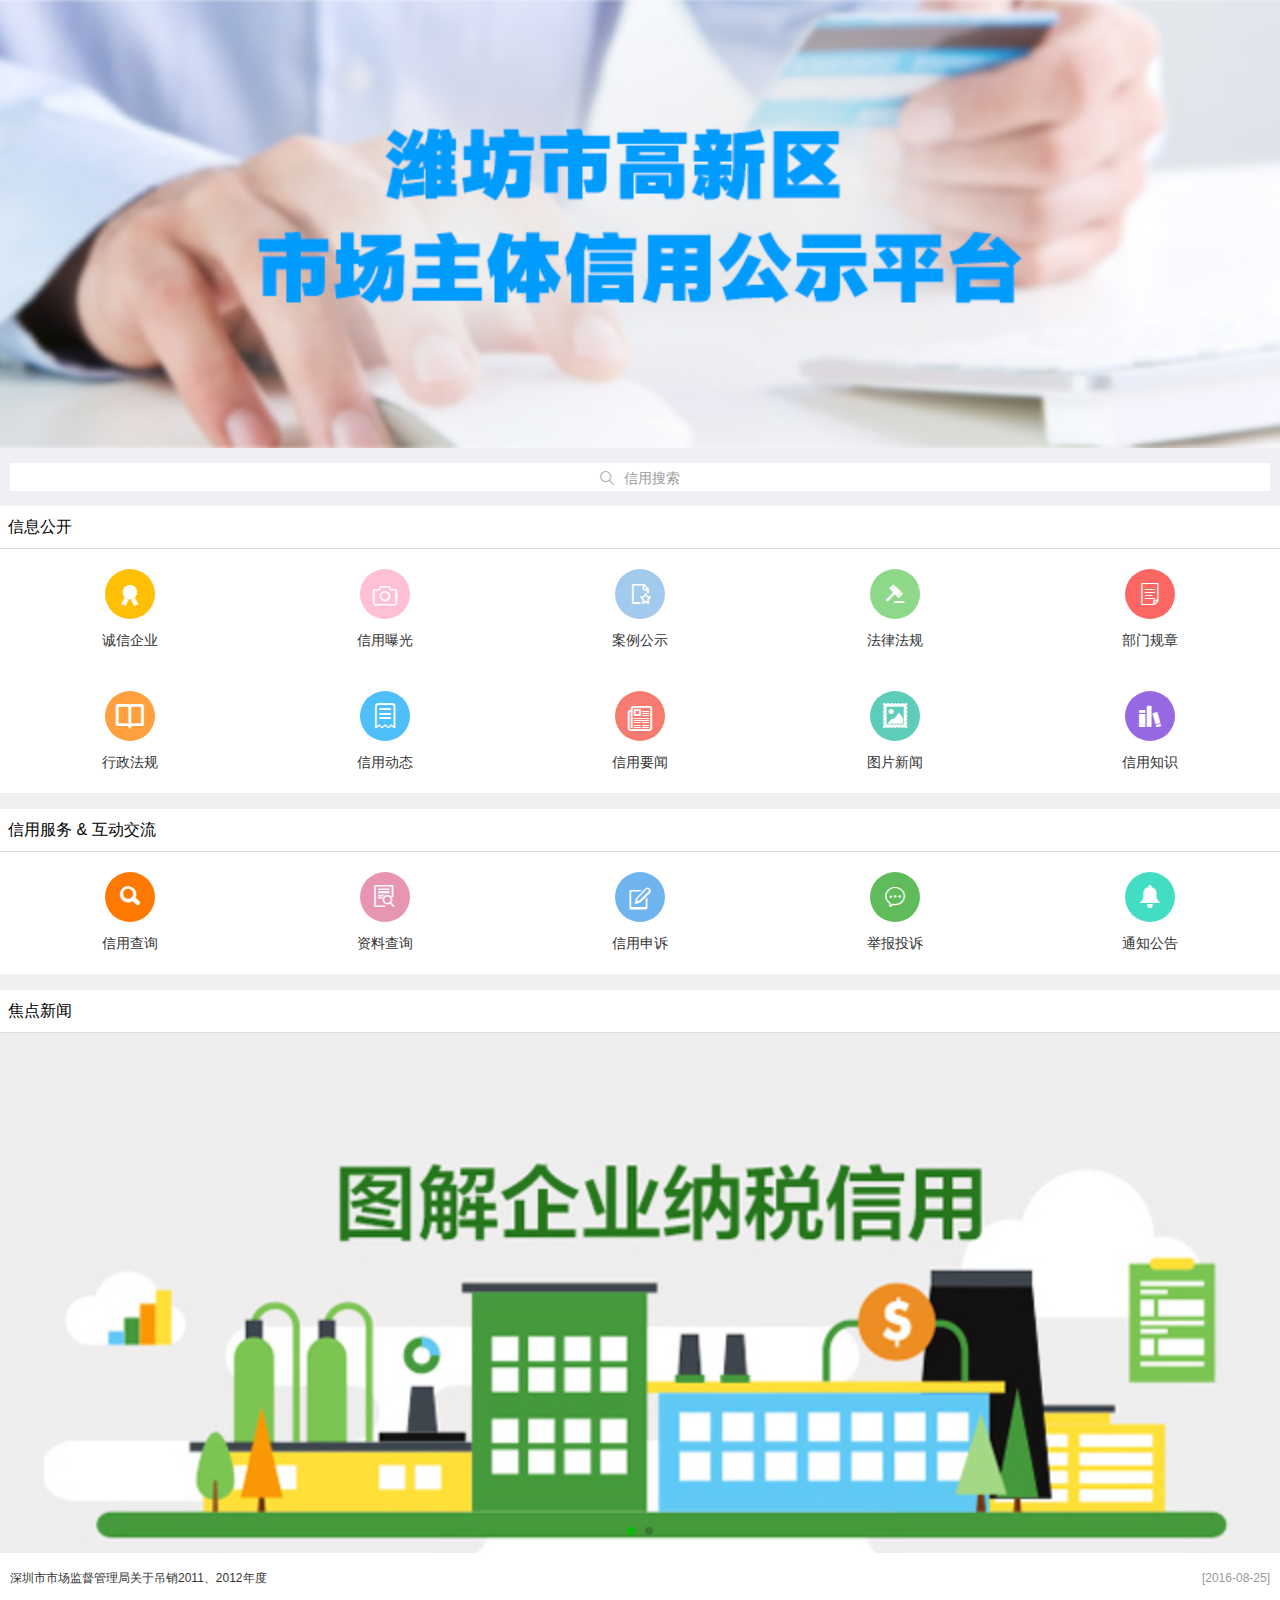
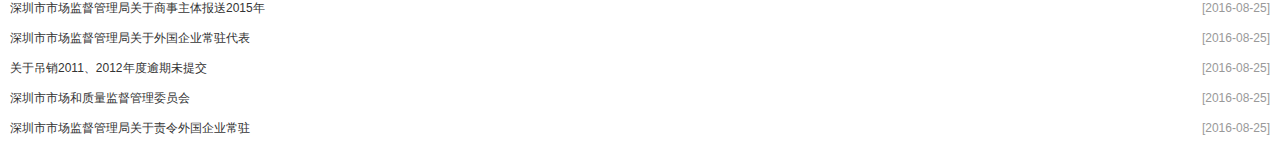
<file: app/src/main/assets/weixin/index.html>
<!DOCTYPE html>
<html>
<head>
<title>市场主体信用公示平台</title>
<meta charset="utf-8">
<meta http-equiv="X-UA-Compatible" content="IE=edge">
<meta name="viewport" content="width=device-width, initial-scale=1, user-scalable=no">
<link rel="stylesheet" href="css/weui.min.css">
<link rel="stylesheet" href="css/jquery-weui.css">
<link rel="stylesheet" href="css/reset.css">
</head>

<body ontouchstart>
<div class="header"><img src="images/header.jpg" width="800" height="280"></div>
<div class="weui_search_bar" id="search_bar">
  <form class="weui_search_outer" action="search_list.html">
    <div class="weui_search_inner">
      <i class="weui_icon_search"></i>
      <input type="search" class="weui_search_input" id="search_input" placeholder="请输入企业名称、注册号或统一社会信用代码进行搜索" required/>
      <a href="javascript:" class="weui_icon_clear" id="search_clear"></a>
    </div>
    <label for="search_input" class="weui_search_text" id="search_text">
      <i class="weui_icon_search"></i>
      <span>信用搜索</span>
    </label>
  </form>
  <a href="javascript:" class="weui_search_cancel" id="search_cancel">取消</a>
</div>
<div class="common_box">
  <div class="common_title">信息公开</div>
  <div class="weui-row">
      <div class="weui-col-20">
        <div class="cbox">
          <a href="news_list.html"><i class="icon iconfont c1">&#xe600;</i><br>诚信企业</a>
        </div>
      </div>
      <div class="weui-col-20">
        <div class="cbox">
          <a href="news_list.html"><i class="icon iconfont c2">&#xe602;</i><br>信用曝光</a>
        </div>
      </div>
      <div class="weui-col-20">
        <div class="cbox">
          <a href="news_list.html"><i class="icon iconfont c3">&#xe606;</i><br>案例公示</a>
        </div>
      </div>
      <div class="weui-col-20">
        <div class="cbox">
          <a href="news_list.html"><i class="icon iconfont c4">&#xe60c;</i><br>法律法规</a>
        </div>
      </div>
      <div class="weui-col-20">
        <div class="cbox">
          <a href="news_list.html"><i class="icon iconfont c5">&#xe607;</i><br>部门规章</a>
        </div>
      </div>
    </div>
    <div class="weui-row">
      <div class="weui-col-20">
        <div class="cbox">
          <a href="news_list.html"><i class="icon iconfont c6">&#xe60b;</i><br>行政法规</a>
        </div>
      </div>
      <div class="weui-col-20">
        <div class="cbox">
          <a href="news_list.html"><i class="icon iconfont c7">&#xe608;</i><br>信用动态</a>
        </div>
      </div>
      <div class="weui-col-20">
        <div class="cbox">
          <a href="news_list.html"><i class="icon iconfont c8">&#xe601;</i><br>信用要闻</a>
        </div>
      </div>
      <div class="weui-col-20">
        <div class="cbox">
          <a href="news_list.html"><i class="icon iconfont c9">&#xe609;</i><br>图片新闻</a>
        </div>
      </div>
      <div class="weui-col-20">
        <div class="cbox">
          <a href="news_list.html"><i class="icon iconfont c10">&#xe60d;</i><br>信用知识</a>
        </div>
      </div>
    </div>
</div>
<div class="common_box">
  <div class="common_title">信用服务 & 互动交流</div>
  <div class="weui-row">
      <div class="weui-col-20">
        <div class="cbox">
          <a href="search_list.html"><i class="icon iconfont c11">&#xe604;</i><br>信用查询</a>
        </div>
      </div>
      <div class="weui-col-20">
        <div class="cbox">
          <a href="search_list.html"><i class="icon iconfont c12">&#xe60e;</i><br>资料查询</a>
        </div>
      </div>
      <div class="weui-col-20">
        <div class="cbox">
          <a href="form.html"><i class="icon iconfont c13">&#xe603;</i><br>信用申诉</a>
        </div>
      </div>
      <div class="weui-col-20">
        <div class="cbox">
          <a href="form.html"><i class="icon iconfont c14">&#xe60a;</i><br>举报投诉</a>
        </div>
      </div>
      <div class="weui-col-20">
        <div class="cbox">
          <a href="news_list.html"><i class="icon iconfont c15">&#xe605;</i><br>通知公告</a>
        </div>
      </div>
  </div>
</div>
<div class="common_box">
  <div class="common_title">焦点新闻</div>
  <div class="swiper-container">
    <div class="swiper-wrapper">
      <div class="swiper-slide"><a href="news_list.html"><img src="ceshi/1.jpg" alt=""></a></div>
      <div class="swiper-slide"><a href="news_list.html"><img src="ceshi/2.jpg" alt=""></a></div>
    </div>
    <div class="swiper-pagination"></div>
  </div>
  <div class="news_list">
    <ul>
      <li><span>[2016-08-25]</span><a href="news_list.html">深圳市市场监督管理局关于吊销2011、2012年度</a></li>
      <li><span>[2016-08-25]</span><a href="news_list.html">深圳市市场监督管理局关于商事主体报送2015年</a></li>
      <li><span>[2016-08-25]</span><a href="news_list.html">深圳市市场监督管理局关于外国企业常驻代表</a></li>
      <li><span>[2016-08-25]</span><a href="news_list.html">关于吊销2011、2012年度逾期未提交</a></li>
      <li><span>[2016-08-25]</span><a href="news_list.html">深圳市市场和质量监督管理委员会</a></li>
      <li><span>[2016-08-25]</span><a href="news_list.html">深圳市市场监督管理局关于责令外国企业常驻</a></li>
    </ul>
  </div>
</div>

<script src="js/jquery-2.1.4.js"></script>
<script src="js/fastclick.js"></script>
<script>
  $(function() {
    FastClick.attach(document.body);
  });
</script>
<script src="js/jquery-weui.js"></script>
<script src="js/swiper.min.js"></script>
<script>
  $(".swiper-container").swiper({
    loop: true,
    autoplay: 3000
  });
</script>
</body>
</html>
</file>
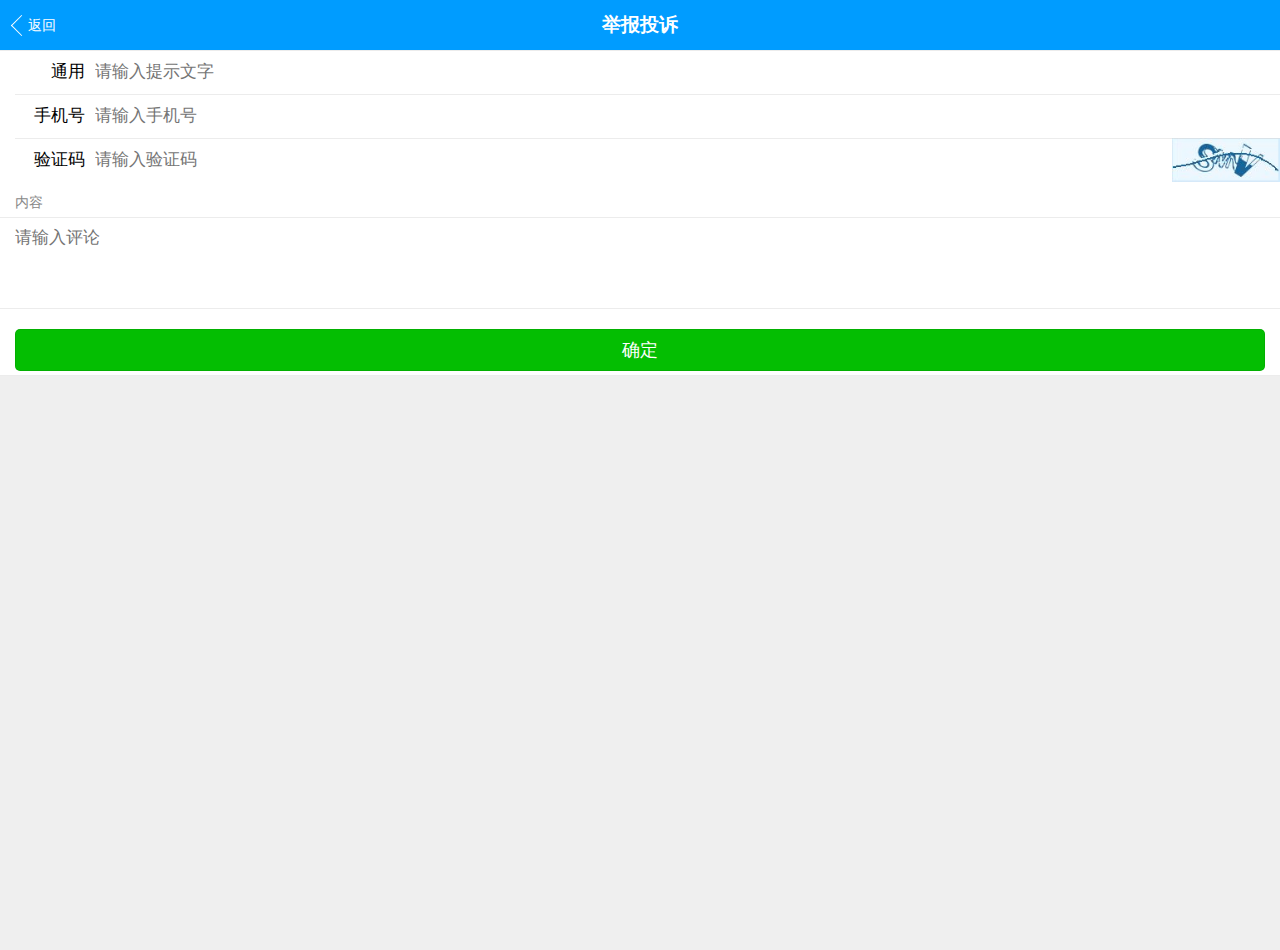
<file: app/src/main/assets/weixin/form.html>
<!DOCTYPE html>
<html>
<head>
<title>市场主体信用公示平台</title>
<meta charset="utf-8">
<meta http-equiv="X-UA-Compatible" content="IE=edge">
<meta name="viewport" content="width=device-width, initial-scale=1, user-scalable=no">
<link rel="stylesheet" href="css/weui.min.css">
<link rel="stylesheet" href="css/jquery-weui.css">
<link rel="stylesheet" href="css/reset.css">
</head>

<body ontouchstart>
<header class="headerbar indexheader">
  <a href="javascript:;" onClick="javascript :history.go(-1);" class="back">返回
    <span></span>
  </a>
  <h2>举报投诉</h2>
</header>
<div class="common_box mt50">
  <div class="weui_cells weui_cells_form">
      <div class="weui_cell">
        <div class="weui_cell_hd"><label class="weui_label">通用</label></div>
        <div class="weui_cell_bd weui_cell_primary">
          <input class="weui_input" type="tel" placeholder="请输入提示文字">
        </div>
      </div>
      <div class="weui_cell">
        <div class="weui_cell_hd"><label class="weui_label">手机号</label></div>
        <div class="weui_cell_bd weui_cell_primary">
          <input id='tel' class="weui_input" type="tel" placeholder="请输入手机号">
        </div>
      </div>
      <div class="weui_cell weui_vcode">
        <div class="weui_cell_hd"><label class="weui_label">验证码</label></div>
        <div class="weui_cell_bd weui_cell_primary">
          <input id='code' class="weui_input" type="number" placeholder="请输入验证码">
        </div>
        <div class="weui_cell_ft">
          <i class="weui_icon_warn"></i>
          <img src="images/vcode.jpg">
        </div>
      </div>
    <div class="weui_cells_title">内容</div>
    <div class="weui_cells weui_cells_form">
      <div class="weui_cell">
        <div class="weui_cell_bd weui_cell_primary">
          <textarea class="weui_textarea" placeholder="请输入评论" rows="3"></textarea>
        </div>
      </div>
    </div>
    <div class="weui_btn_area">
        <a class="weui_btn weui_btn_primary" href="javascript:" id="showTooltips">确定</a>
    </div>
</div>
<script src="js/jquery-2.1.4.js"></script>
<script src="js/fastclick.js"></script>
<script>
  $(function() {
    FastClick.attach(document.body);
  });
</script>
<script src="js/jquery-weui.js"></script>
<script src="js/swiper.min.js"></script>
<script>
  $("#showTooltips").click(function() {
    var tel = $('#tel').val();
    var code = $('#code').val();
    if(!tel || !/1[3|4|5|7|8]\d{9}/.test(tel)) $.toptip('请输入手机号');
    else if(!code || !/\d{6}/.test(code)) $.toptip('请输入六位手机验证码');
    else $.toptip('提交成功', 'success');
  });
</script>
</body>
</html>
</file>
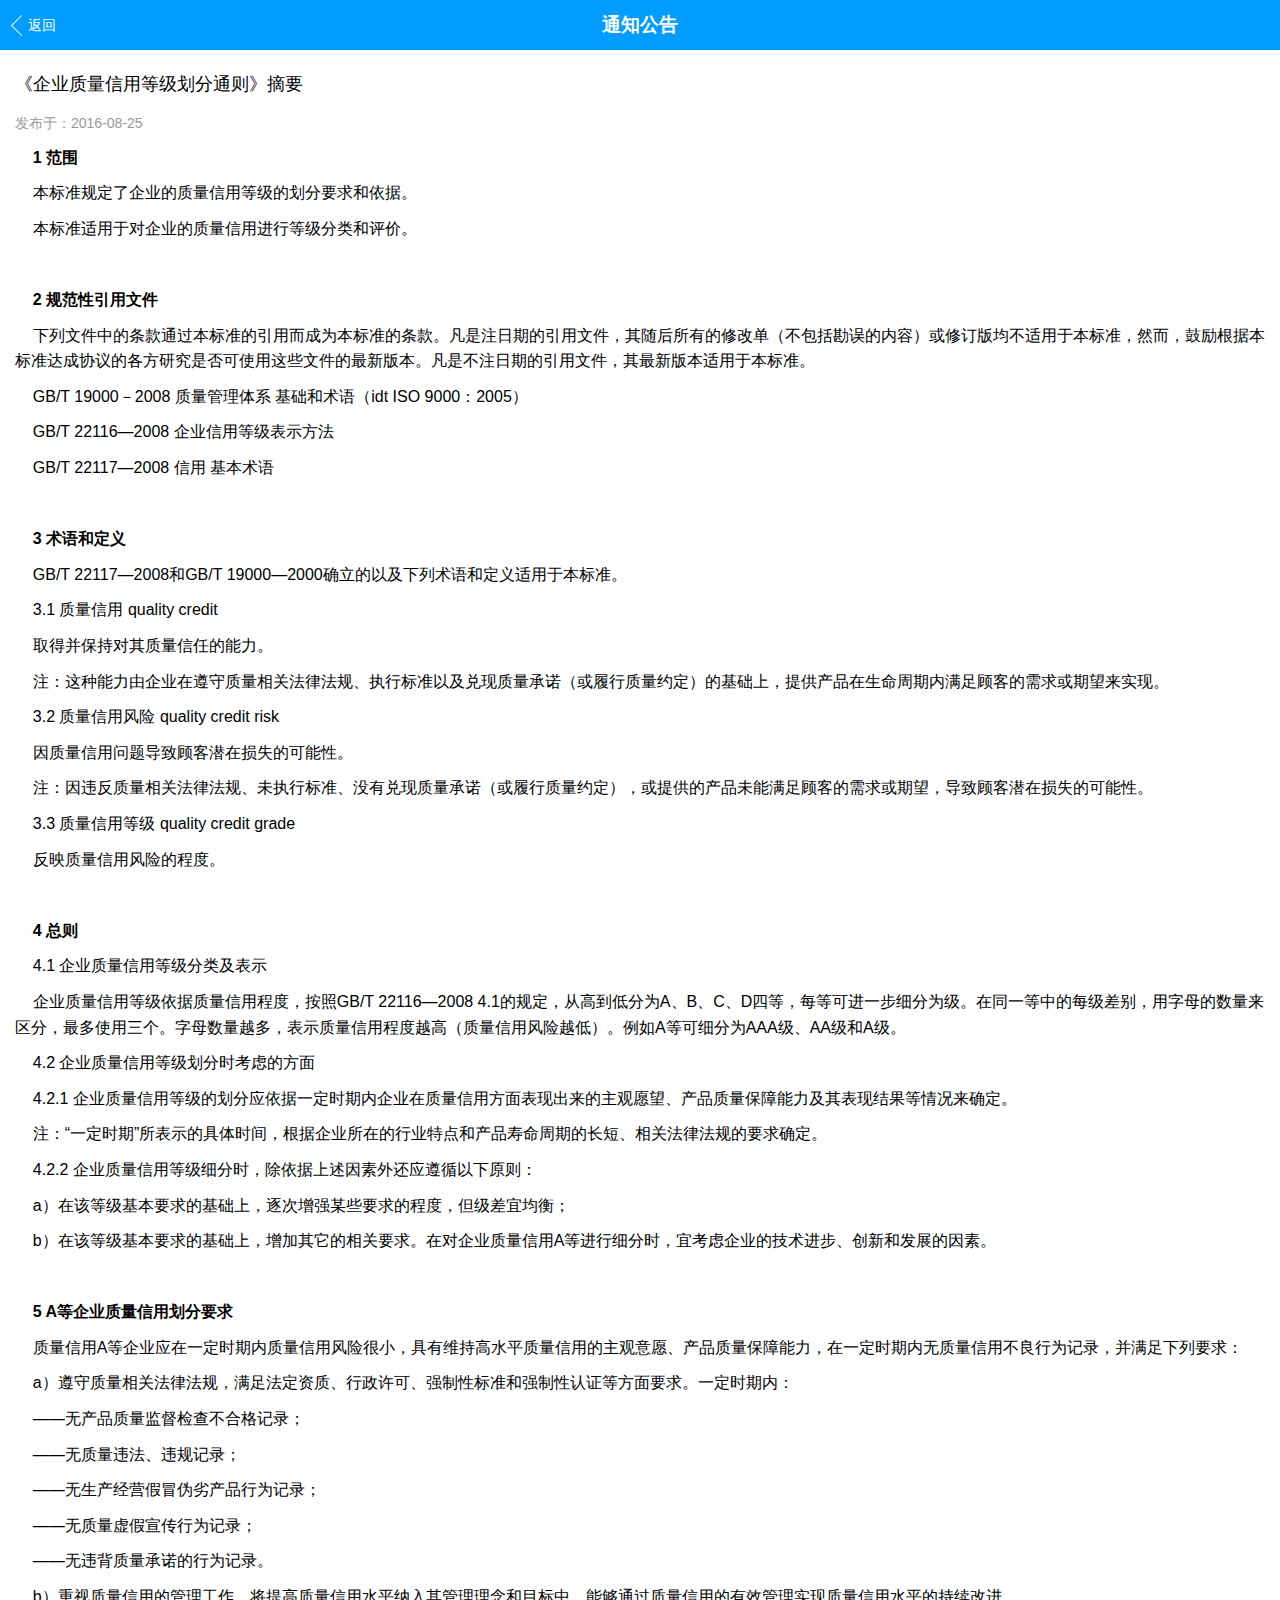
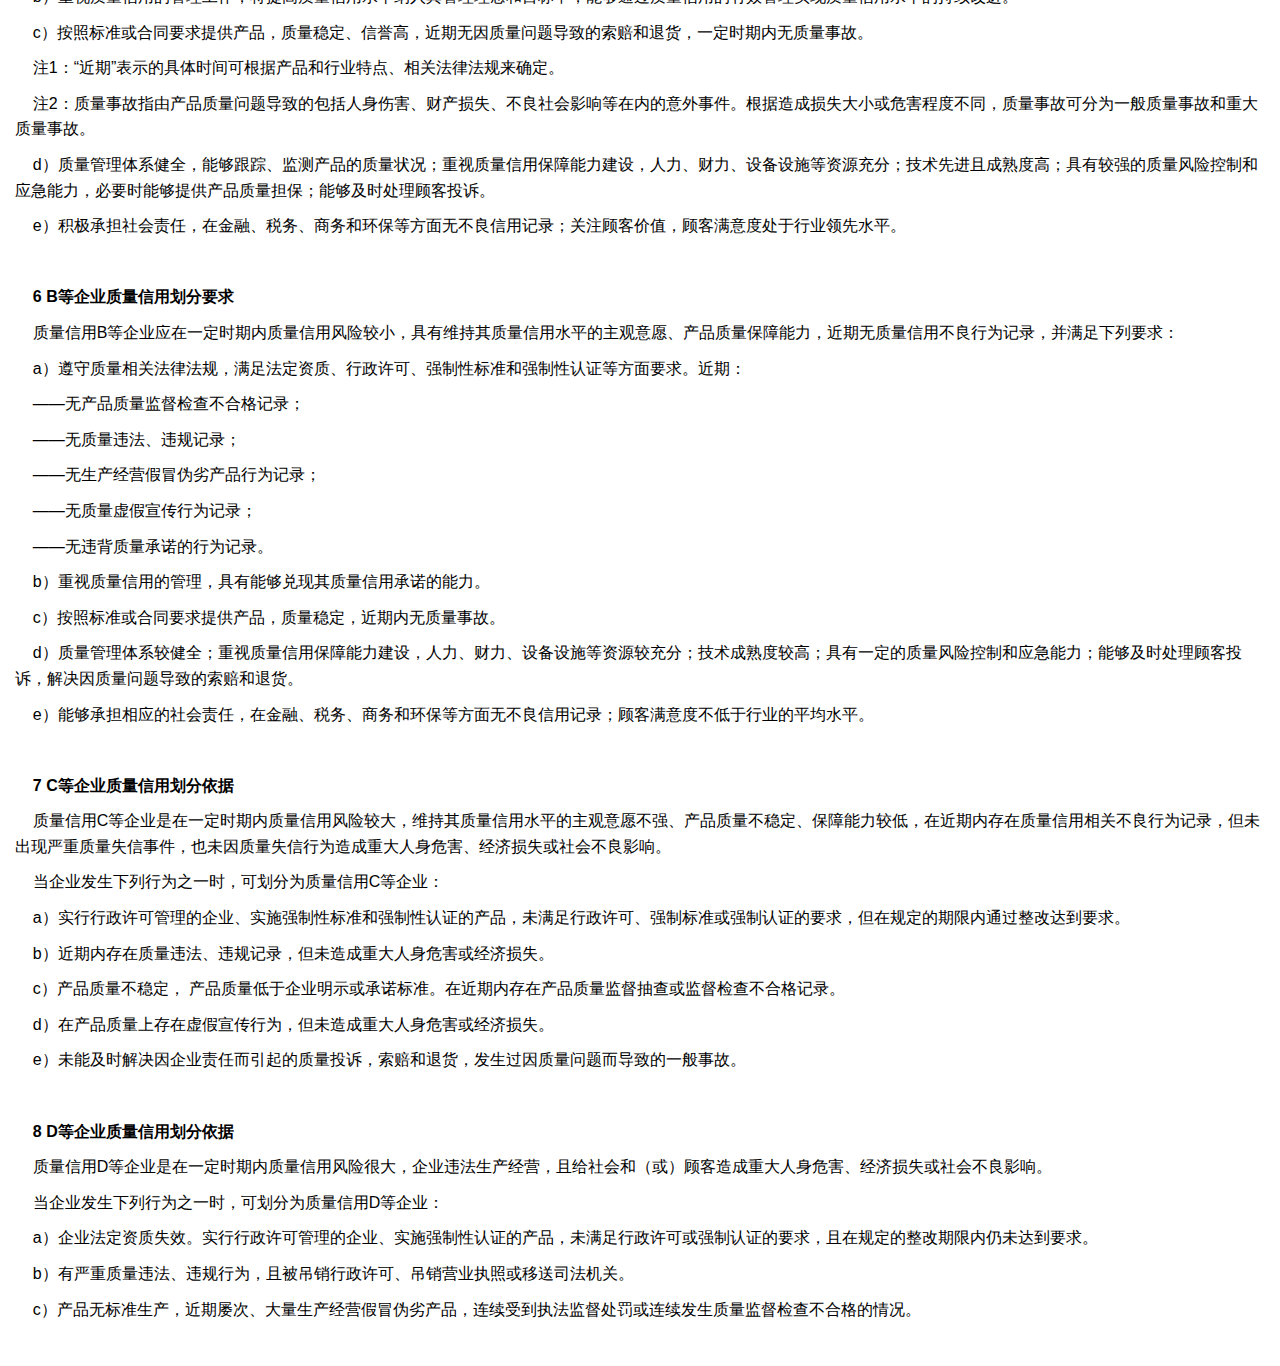
<file: app/src/main/assets/weixin/news_content.html>
<!DOCTYPE html>
<html>
<head>
<title>市场主体信用公示平台</title>
<meta charset="utf-8">
<meta http-equiv="X-UA-Compatible" content="IE=edge">
<meta name="viewport" content="width=device-width, initial-scale=1, user-scalable=no">
<link rel="stylesheet" href="css/weui.min.css">
<link rel="stylesheet" href="css/jquery-weui.css">
<link rel="stylesheet" href="css/reset.css">
</head>

<body ontouchstart>
<header class="headerbar indexheader">
  <a href="javascript:;" onClick="javascript :history.go(-1);" class="back">返回
    <span></span>
  </a>
  <h2>通知公告</h2>
</header>
<div class="common_box mt50">
  <article class="weui_article">
    <h1>《企业质量信用等级划分通则》摘要</h1>
    <div class="date">发布于：2016-08-25</div>
    <section>
        <p>&nbsp;&nbsp;<strong>&nbsp;&nbsp;1 范围</strong></p>
<p>&nbsp;&nbsp;&nbsp;&nbsp;本标准规定了企业的质量信用等级的划分要求和依据。</p>
<p>&nbsp;&nbsp;&nbsp;&nbsp;本标准适用于对企业的质量信用进行等级分类和评价。</p>
<p>&nbsp;&nbsp;&nbsp;&nbsp;</p>
<p>&nbsp;<strong>&nbsp;&nbsp;&nbsp;2 规范性引用文件</strong></p>
<p>&nbsp;&nbsp;&nbsp;&nbsp;下列文件中的条款通过本标准的引用而成为本标准的条款。凡是注日期的引用文件，其随后所有的修改单（不包括勘误的内容）或修订版均不适用于本标准，然而，鼓励根据本标准达成协议的各方研究是否可使用这些文件的最新版本。凡是不注日期的引用文件，其最新版本适用于本标准。</p>
<p>&nbsp;&nbsp;&nbsp;&nbsp;GB/T 19000－2008 质量管理体系 基础和术语（idt ISO 9000：2005）</p>
<p>&nbsp;&nbsp;&nbsp;&nbsp;GB/T 22116&mdash;2008 企业信用等级表示方法</p>
<p>&nbsp;&nbsp;&nbsp;&nbsp;GB/T 22117&mdash;2008 信用 基本术语</p>
<p>&nbsp;&nbsp;&nbsp;&nbsp;</p>
<p>&nbsp;&nbsp;&nbsp;&nbsp;<strong>3 术语和定义</strong></p>
<p>&nbsp;&nbsp;&nbsp;&nbsp;GB/T 22117&mdash;2008和GB/T 19000&mdash;2000确立的以及下列术语和定义适用于本标准。</p>
<p>&nbsp;&nbsp;&nbsp;&nbsp;3.1 质量信用 quality credit</p>
<p>&nbsp;&nbsp;&nbsp;&nbsp;取得并保持对其质量信任的能力。</p>
<p>&nbsp;&nbsp;&nbsp;&nbsp;注：这种能力由企业在遵守质量相关法律法规、执行标准以及兑现质量承诺（或履行质量约定）的基础上，提供产品在生命周期内满足顾客的需求或期望来实现。</p>
<p>&nbsp;&nbsp;&nbsp;&nbsp;3.2 质量信用风险 quality credit risk</p>
<p>&nbsp;&nbsp;&nbsp;&nbsp;因质量信用问题导致顾客潜在损失的可能性。</p>
<p>&nbsp;&nbsp;&nbsp;&nbsp;注：因违反质量相关法律法规、未执行标准、没有兑现质量承诺（或履行质量约定），或提供的产品未能满足顾客的需求或期望，导致顾客潜在损失的可能性。</p>
<p>&nbsp;&nbsp;&nbsp;&nbsp;3.3 质量信用等级 quality credit grade</p>
<p>&nbsp;&nbsp;&nbsp;&nbsp;反映质量信用风险的程度。</p>
<p>&nbsp;&nbsp;&nbsp;&nbsp;</p>
<p><strong>&nbsp;&nbsp;&nbsp;&nbsp;4 总则</strong></p>
<p>&nbsp;&nbsp;&nbsp;&nbsp;4.1 企业质量信用等级分类及表示</p>
<p>&nbsp;&nbsp;&nbsp;&nbsp;企业质量信用等级依据质量信用程度，按照GB/T 22116&mdash;2008 4.1的规定，从高到低分为A、B、C、D四等，每等可进一步细分为级。在同一等中的每级差别，用字母的数量来区分，最多使用三个。字母数量越多，表示质量信用程度越高（质量信用风险越低）。例如A等可细分为AAA级、AA级和A级。</p>
<p>&nbsp;&nbsp;&nbsp;&nbsp;4.2 企业质量信用等级划分时考虑的方面</p>
<p>&nbsp;&nbsp;&nbsp;&nbsp;4.2.1 企业质量信用等级的划分应依据一定时期内企业在质量信用方面表现出来的主观愿望、产品质量保障能力及其表现结果等情况来确定。</p>
<p>&nbsp;&nbsp;&nbsp;&nbsp;注：&ldquo;一定时期&rdquo;所表示的具体时间，根据企业所在的行业特点和产品寿命周期的长短、相关法律法规的要求确定。</p>
<p>&nbsp;&nbsp;&nbsp;&nbsp;4.2.2 企业质量信用等级细分时，除依据上述因素外还应遵循以下原则：</p>
<p>&nbsp;&nbsp;&nbsp;&nbsp;a）在该等级基本要求的基础上，逐次增强某些要求的程度，但级差宜均衡；</p>
<p>&nbsp;&nbsp;&nbsp;&nbsp;b）在该等级基本要求的基础上，增加其它的相关要求。在对企业质量信用A等进行细分时，宜考虑企业的技术进步、创新和发展的因素。</p>
<p>&nbsp;&nbsp;&nbsp;&nbsp;</p>
<p>&nbsp;&nbsp;&nbsp;&nbsp;<strong>5 A等企业质量信用划分要求</strong></p>
<p>&nbsp;&nbsp;&nbsp;&nbsp;质量信用A等企业应在一定时期内质量信用风险很小，具有维持高水平质量信用的主观意愿、产品质量保障能力，在一定时期内无质量信用不良行为记录，并满足下列要求：</p>
<p>&nbsp;&nbsp;&nbsp;&nbsp;a）遵守质量相关法律法规，满足法定资质、行政许可、强制性标准和强制性认证等方面要求。一定时期内：</p>
<p>&nbsp;&nbsp;&nbsp;&nbsp;&mdash;&mdash;无产品质量监督检查不合格记录；</p>
<p>&nbsp;&nbsp;&nbsp;&nbsp;&mdash;&mdash;无质量违法、违规记录；</p>
<p>&nbsp;&nbsp;&nbsp;&nbsp;&mdash;&mdash;无生产经营假冒伪劣产品行为记录；</p>
<p>&nbsp;&nbsp;&nbsp;&nbsp;&mdash;&mdash;无质量虚假宣传行为记录；</p>
<p>&nbsp;&nbsp;&nbsp;&nbsp;&mdash;&mdash;无违背质量承诺的行为记录。</p>
<p>&nbsp;&nbsp;&nbsp;&nbsp;b）重视质量信用的管理工作，将提高质量信用水平纳入其管理理念和目标中，能够通过质量信用的有效管理实现质量信用水平的持续改进。</p>
<p>&nbsp;&nbsp;&nbsp;&nbsp;c）按照标准或合同要求提供产品，质量稳定、信誉高，近期无因质量问题导致的索赔和退货，一定时期内无质量事故。</p>
<p>&nbsp;&nbsp;&nbsp;&nbsp;注1：&ldquo;近期&rdquo;表示的具体时间可根据产品和行业特点、相关法律法规来确定。</p>
<p>&nbsp;&nbsp;&nbsp;&nbsp;注2：质量事故指由产品质量问题导致的包括人身伤害、财产损失、不良社会影响等在内的意外事件。根据造成损失大小或危害程度不同，质量事故可分为一般质量事故和重大质量事故。</p>
<p>&nbsp;&nbsp;&nbsp;&nbsp;d）质量管理体系健全，能够跟踪、监测产品的质量状况；重视质量信用保障能力建设，人力、财力、设备设施等资源充分；技术先进且成熟度高；具有较强的质量风险控制和应急能力，必要时能够提供产品质量担保；能够及时处理顾客投诉。</p>
<p>&nbsp;&nbsp;&nbsp;&nbsp;e）积极承担社会责任，在金融、税务、商务和环保等方面无不良信用记录；关注顾客价值，顾客满意度处于行业领先水平。</p>
<p>&nbsp;&nbsp;&nbsp;&nbsp;</p>
<p>&nbsp;&nbsp;&nbsp;<strong>&nbsp;6 B等企业质量信用划分要求</strong></p>
<p>&nbsp;&nbsp;&nbsp;&nbsp;质量信用B等企业应在一定时期内质量信用风险较小，具有维持其质量信用水平的主观意愿、产品质量保障能力，近期无质量信用不良行为记录，并满足下列要求：</p>
<p>&nbsp;&nbsp;&nbsp;&nbsp;a）遵守质量相关法律法规，满足法定资质、行政许可、强制性标准和强制性认证等方面要求。近期：</p>
<p>&nbsp;&nbsp;&nbsp;&nbsp;&mdash;&mdash;无产品质量监督检查不合格记录；</p>
<p>&nbsp;&nbsp;&nbsp;&nbsp;&mdash;&mdash;无质量违法、违规记录；</p>
<p>&nbsp;&nbsp;&nbsp;&nbsp;&mdash;&mdash;无生产经营假冒伪劣产品行为记录；</p>
<p>&nbsp;&nbsp;&nbsp;&nbsp;&mdash;&mdash;无质量虚假宣传行为记录；</p>
<p>&nbsp;&nbsp;&nbsp;&nbsp;&mdash;&mdash;无违背质量承诺的行为记录。</p>
<p>&nbsp;&nbsp;&nbsp;&nbsp;b）重视质量信用的管理，具有能够兑现其质量信用承诺的能力。</p>
<p>&nbsp;&nbsp;&nbsp;&nbsp;c）按照标准或合同要求提供产品，质量稳定，近期内无质量事故。</p>
<p>&nbsp;&nbsp;&nbsp;&nbsp;d）质量管理体系较健全；重视质量信用保障能力建设，人力、财力、设备设施等资源较充分；技术成熟度较高；具有一定的质量风险控制和应急能力；能够及时处理顾客投诉，解决因质量问题导致的索赔和退货。</p>
<p>&nbsp;&nbsp;&nbsp;&nbsp;e）能够承担相应的社会责任，在金融、税务、商务和环保等方面无不良信用记录；顾客满意度不低于行业的平均水平。</p>
<p>&nbsp;&nbsp;&nbsp;&nbsp;</p>
<p>&nbsp;&nbsp;&nbsp;<strong>&nbsp;7 C等企业质量信用划分依据</strong></p>
<p>&nbsp;&nbsp;&nbsp;&nbsp;质量信用C等企业是在一定时期内质量信用风险较大，维持其质量信用水平的主观意愿不强、产品质量不稳定、保障能力较低，在近期内存在质量信用相关不良行为记录，但未出现严重质量失信事件，也未因质量失信行为造成重大人身危害、经济损失或社会不良影响。</p>
<p>&nbsp;&nbsp;&nbsp;&nbsp;当企业发生下列行为之一时，可划分为质量信用C等企业：</p>
<p>&nbsp;&nbsp;&nbsp;&nbsp;a）实行行政许可管理的企业、实施强制性标准和强制性认证的产品，未满足行政许可、强制标准或强制认证的要求，但在规定的期限内通过整改达到要求。</p>
<p>&nbsp;&nbsp;&nbsp;&nbsp;b）近期内存在质量违法、违规记录，但未造成重大人身危害或经济损失。</p>
<p>&nbsp;&nbsp;&nbsp;&nbsp;c）产品质量不稳定， 产品质量低于企业明示或承诺标准。在近期内存在产品质量监督抽查或监督检查不合格记录。</p>
<p>&nbsp;&nbsp;&nbsp;&nbsp;d）在产品质量上存在虚假宣传行为，但未造成重大人身危害或经济损失。</p>
<p>&nbsp;&nbsp;&nbsp;&nbsp;e）未能及时解决因企业责任而引起的质量投诉，索赔和退货，发生过因质量问题而导致的一般事故。</p>
<p>&nbsp;&nbsp;&nbsp;&nbsp;</p>
<p>&nbsp;&nbsp;&nbsp;<strong>&nbsp;8 D等企业质量信用划分依据</strong></p>
<p>&nbsp;&nbsp;&nbsp;&nbsp;质量信用D等企业是在一定时期内质量信用风险很大，企业违法生产经营，且给社会和（或）顾客造成重大人身危害、经济损失或社会不良影响。</p>
<p>&nbsp;&nbsp;&nbsp;&nbsp;当企业发生下列行为之一时，可划分为质量信用D等企业：</p>
<p>&nbsp;&nbsp;&nbsp;&nbsp;a）企业法定资质失效。实行行政许可管理的企业、实施强制性认证的产品，未满足行政许可或强制认证的要求，且在规定的整改期限内仍未达到要求。</p>
<p>&nbsp;&nbsp;&nbsp;&nbsp;b）有严重质量违法、违规行为，且被吊销行政许可、吊销营业执照或移送司法机关。</p>
<p>&nbsp;&nbsp;&nbsp;&nbsp;c）产品无标准生产，近期屡次、大量生产经营假冒伪劣产品，连续受到执法监督处罚或连续发生质量监督检查不合格的情况。</p>
    </section>
  </article>
</div>
<script src="js/jquery-2.1.4.js"></script>
<script src="js/fastclick.js"></script>
<script>
  $(function() {
    FastClick.attach(document.body);
  });
</script>
<script src="js/jquery-weui.js"></script>
<script src="js/swiper.min.js"></script>
</body>
</html>
</file>
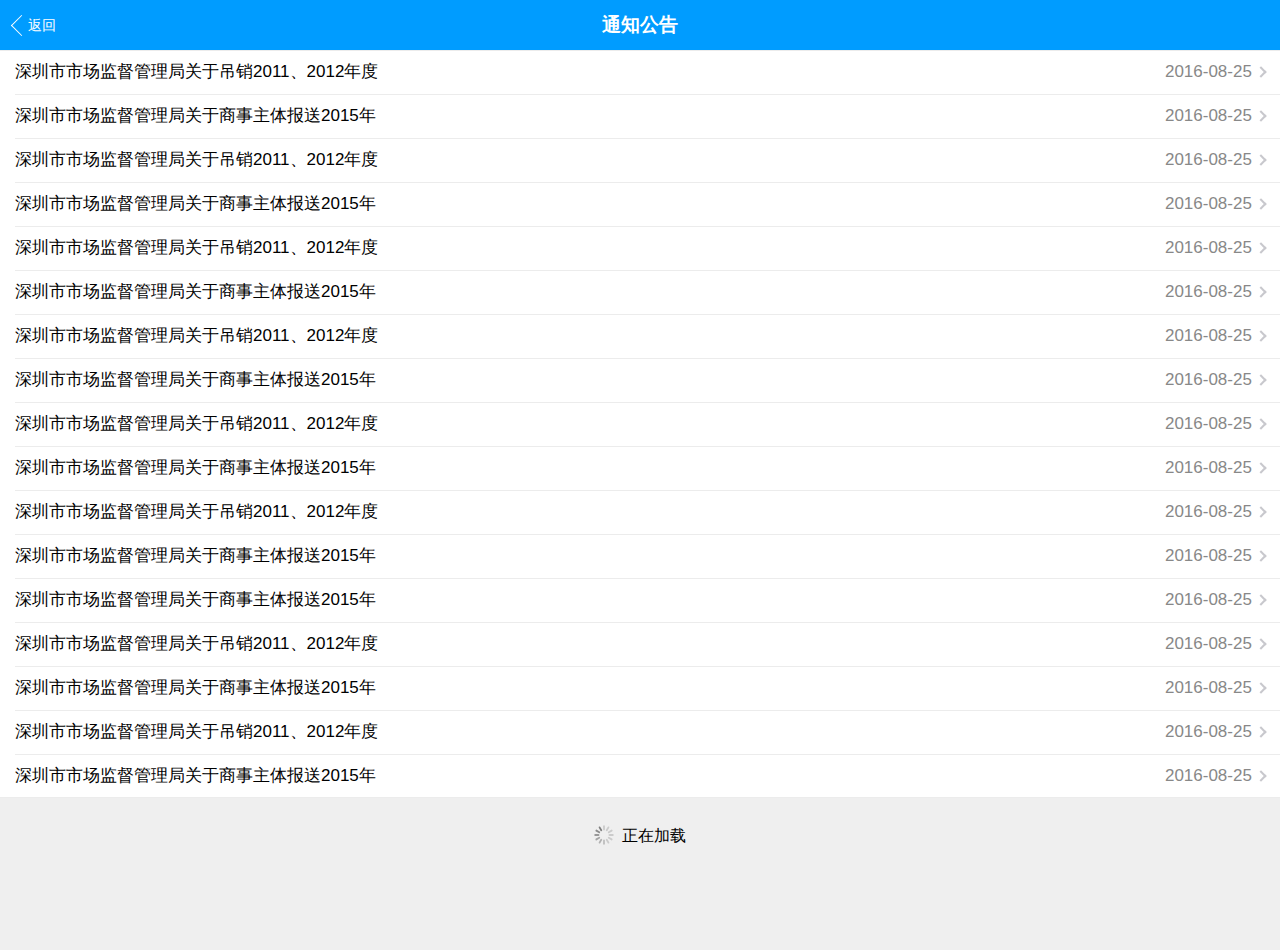
<file: app/src/main/assets/weixin/news_list.html>
<!DOCTYPE html>
<html>
<head>
<title>市场主体信用公示平台</title>
<meta charset="utf-8">
<meta http-equiv="X-UA-Compatible" content="IE=edge">
<meta name="viewport" content="width=device-width, initial-scale=1, user-scalable=no">
<link rel="stylesheet" href="css/weui.min.css">
<link rel="stylesheet" href="css/jquery-weui.css">
<link rel="stylesheet" href="css/reset.css">
</head>

<body ontouchstart>
<header class="headerbar indexheader">
  <a href="javascript:;" onClick="javascript :history.go(-1);" class="back">返回
    <span></span>
  </a>
  <h2>通知公告</h2>
</header>
<div class="common_box mt50">
  <div class="weui_cells weui_cells_access" id="list">
    <a class="weui_cell" href="news_content.html">
      <div class="weui_cell_bd weui_cell_primary">
        <p>深圳市市场监督管理局关于吊销2011、2012年度</p>
      </div>
      <div class="weui_cell_ft">2016-08-25</div>
    </a>
    <a class="weui_cell" href="news_content.html">
      <div class="weui_cell_bd weui_cell_primary">
        <p>深圳市市场监督管理局关于商事主体报送2015年</p>
      </div>
      <div class="weui_cell_ft">2016-08-25</div>
    </a>
    <a class="weui_cell" href="news_content.html">
      <div class="weui_cell_bd weui_cell_primary">
        <p>深圳市市场监督管理局关于吊销2011、2012年度</p>
      </div>
      <div class="weui_cell_ft">2016-08-25</div>
    </a>
    <a class="weui_cell" href="news_content.html">
      <div class="weui_cell_bd weui_cell_primary">
        <p>深圳市市场监督管理局关于商事主体报送2015年</p>
      </div>
      <div class="weui_cell_ft">2016-08-25</div>
    </a>
    <a class="weui_cell" href="news_content.html">
      <div class="weui_cell_bd weui_cell_primary">
        <p>深圳市市场监督管理局关于吊销2011、2012年度</p>
      </div>
      <div class="weui_cell_ft">2016-08-25</div>
    </a>
    <a class="weui_cell" href="news_content.html">
      <div class="weui_cell_bd weui_cell_primary">
        <p>深圳市市场监督管理局关于商事主体报送2015年</p>
      </div>
      <div class="weui_cell_ft">2016-08-25</div>
    </a>
    <a class="weui_cell" href="news_content.html">
      <div class="weui_cell_bd weui_cell_primary">
        <p>深圳市市场监督管理局关于吊销2011、2012年度</p>
      </div>
      <div class="weui_cell_ft">2016-08-25</div>
    </a>
    <a class="weui_cell" href="news_content.html">
      <div class="weui_cell_bd weui_cell_primary">
        <p>深圳市市场监督管理局关于商事主体报送2015年</p>
      </div>
      <div class="weui_cell_ft">2016-08-25</div>
    </a>
    <a class="weui_cell" href="news_content.html">
      <div class="weui_cell_bd weui_cell_primary">
        <p>深圳市市场监督管理局关于吊销2011、2012年度</p>
      </div>
      <div class="weui_cell_ft">2016-08-25</div>
    </a>
    <a class="weui_cell" href="news_content.html">
      <div class="weui_cell_bd weui_cell_primary">
        <p>深圳市市场监督管理局关于商事主体报送2015年</p>
      </div>
      <div class="weui_cell_ft">2016-08-25</div>
    </a>
    <a class="weui_cell" href="news_content.html">
      <div class="weui_cell_bd weui_cell_primary">
        <p>深圳市市场监督管理局关于吊销2011、2012年度</p>
      </div>
      <div class="weui_cell_ft">2016-08-25</div>
    </a>
    <a class="weui_cell" href="news_content.html">
      <div class="weui_cell_bd weui_cell_primary">
        <p>深圳市市场监督管理局关于商事主体报送2015年</p>
      </div>
      <div class="weui_cell_ft">2016-08-25</div>
    </a>
    <a class="weui_cell" href="news_content.html">
      <div class="weui_cell_bd weui_cell_primary">
        <p>深圳市市场监督管理局关于商事主体报送2015年</p>
      </div>
      <div class="weui_cell_ft">2016-08-25</div>
    </a>
    <a class="weui_cell" href="news_content.html">
      <div class="weui_cell_bd weui_cell_primary">
        <p>深圳市市场监督管理局关于吊销2011、2012年度</p>
      </div>
      <div class="weui_cell_ft">2016-08-25</div>
    </a>
    <a class="weui_cell" href="news_content.html">
      <div class="weui_cell_bd weui_cell_primary">
        <p>深圳市市场监督管理局关于商事主体报送2015年</p>
      </div>
      <div class="weui_cell_ft">2016-08-25</div>
    </a>
    <a class="weui_cell" href="news_content.html">
      <div class="weui_cell_bd weui_cell_primary">
        <p>深圳市市场监督管理局关于吊销2011、2012年度</p>
      </div>
      <div class="weui_cell_ft">2016-08-25</div>
    </a>
    <a class="weui_cell" href="news_content.html">
      <div class="weui_cell_bd weui_cell_primary">
        <p>深圳市市场监督管理局关于商事主体报送2015年</p>
      </div>
      <div class="weui_cell_ft">2016-08-25</div>
    </a>
  </div>
</div>
<div class="weui-infinite-scroll">
  <div class="infinite-preloader"></div>
  正在加载
</div>
<script src="js/jquery-2.1.4.js"></script>
<script src="js/fastclick.js"></script>
<script>
  $(function() {
    FastClick.attach(document.body);
  });
</script>
<script src="js/jquery-weui.js"></script>
<script src="js/swiper.min.js"></script>
<script>
      var loading = false;
      $(document.body).infinite().on("infinite", function() {
        if(loading) return;
        loading = true;
        setTimeout(function() {
          $("#list").append(
		  '<a class="weui_cell" href="news_content.html">'+
		  '<div class="weui_cell_bd weui_cell_primary">'+
		  '<p>我是滚动加载出来的</p>'+
		  '</div>'+
		  '<div class="weui_cell_ft">2016-08-25</div>'+
		  '</a>');
          loading = false;
        }, 1000);
      });
    </script>
</body>
</html>
</file>
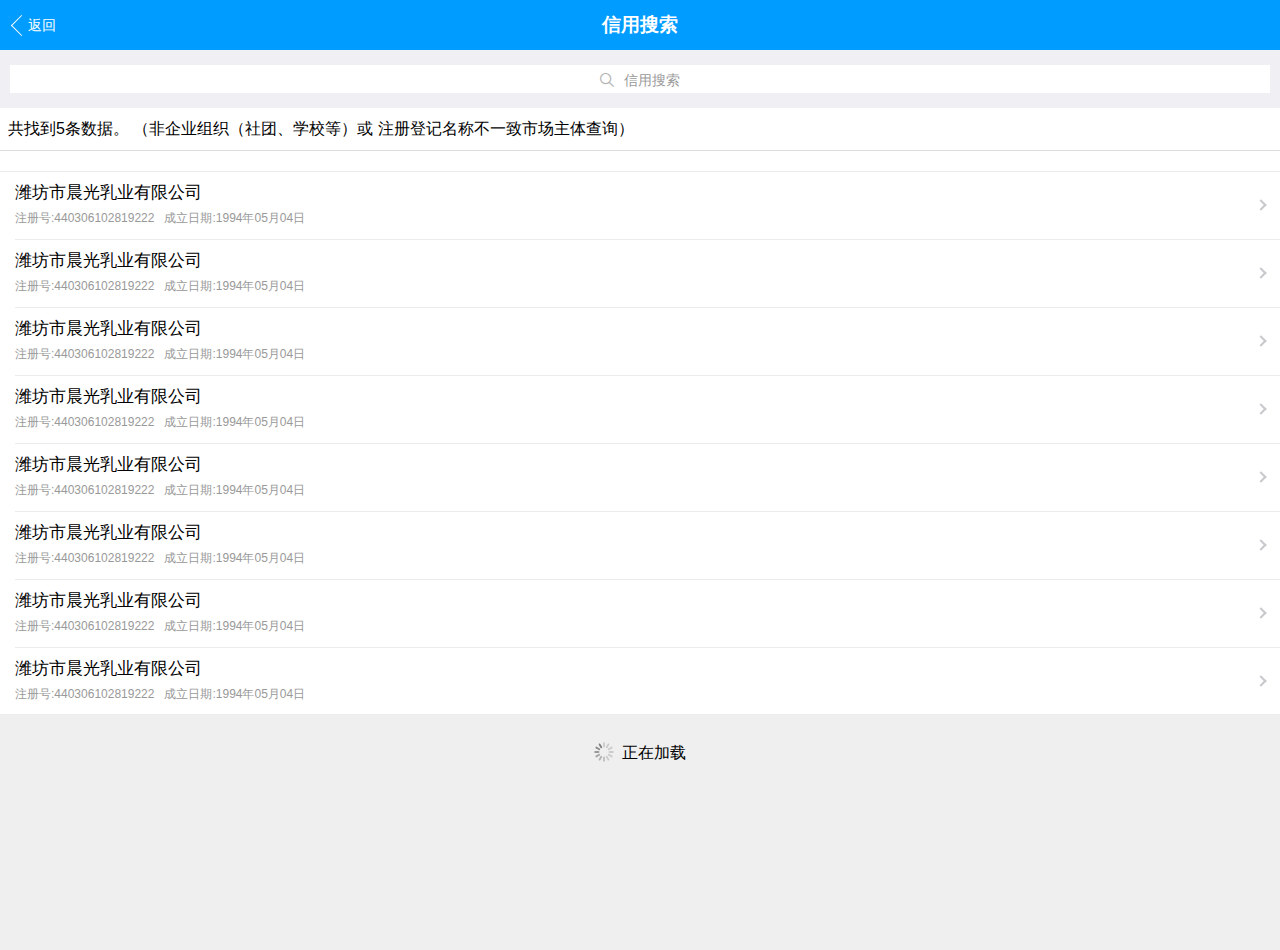
<file: app/src/main/assets/weixin/search_list.html>
<!DOCTYPE html>
<html>
<head>
<title>市场主体信用公示平台</title>
<meta charset="utf-8">
<meta http-equiv="X-UA-Compatible" content="IE=edge">
<meta name="viewport" content="width=device-width, initial-scale=1, user-scalable=no">
<link rel="stylesheet" href="css/weui.min.css">
<link rel="stylesheet" href="css/jquery-weui.css">
<link rel="stylesheet" href="css/reset.css">
</head>

<body ontouchstart>
<header class="headerbar indexheader">
  <a href="javascript:;" onClick="javascript :history.go(-1);" class="back">返回
    <span></span>
  </a>
  <h2>信用搜索</h2>
</header>
<div class="weui_search_bar mt50" id="search_bar">
  <form class="weui_search_outer" action="search_list.html">
    <div class="weui_search_inner">
      <i class="weui_icon_search"></i>
      <input type="search" class="weui_search_input" id="search_input" placeholder="请输入企业名称、注册号或统一社会信用代码进行搜索" required/>
      <a href="javascript:" class="weui_icon_clear" id="search_clear"></a>
    </div>
    <label for="search_input" class="weui_search_text" id="search_text">
      <i class="weui_icon_search"></i>
      <span>信用搜索</span>
    </label>
  </form>
  <a href="javascript:" class="weui_search_cancel" id="search_cancel">取消</a>
</div>
<div class="common_box">
  <div class="common_title">共找到5条数据。 （非企业组织（社团、学校等）或 注册登记名称不一致市场主体查询）</div>
  <div class="weui_cells weui_cells_access" id="list">
    <a class="weui_cell" href="news_content.html">
      <div class="weui_cell_bd weui_cell_primary">
        <p>潍坊市晨光乳业有限公司<br><span>注册号:440306102819222</span><span>成立日期:1994年05月04日</span></p>
      </div>
      <div class="weui_cell_ft"></div>
    </a>
    <a class="weui_cell" href="news_content.html">
      <div class="weui_cell_bd weui_cell_primary">
        <p>潍坊市晨光乳业有限公司<br><span>注册号:440306102819222</span><span>成立日期:1994年05月04日</span></p>
      </div>
      <div class="weui_cell_ft"></div>
    </a>
    <a class="weui_cell" href="news_content.html">
      <div class="weui_cell_bd weui_cell_primary">
        <p>潍坊市晨光乳业有限公司<br><span>注册号:440306102819222</span><span>成立日期:1994年05月04日</span></p>
      </div>
      <div class="weui_cell_ft"></div>
    </a>
    <a class="weui_cell" href="news_content.html">
      <div class="weui_cell_bd weui_cell_primary">
        <p>潍坊市晨光乳业有限公司<br><span>注册号:440306102819222</span><span>成立日期:1994年05月04日</span></p>
      </div>
      <div class="weui_cell_ft"></div>
    </a>
    <a class="weui_cell" href="news_content.html">
      <div class="weui_cell_bd weui_cell_primary">
        <p>潍坊市晨光乳业有限公司<br><span>注册号:440306102819222</span><span>成立日期:1994年05月04日</span></p>
      </div>
      <div class="weui_cell_ft"></div>
    </a>
    <a class="weui_cell" href="news_content.html">
      <div class="weui_cell_bd weui_cell_primary">
        <p>潍坊市晨光乳业有限公司<br><span>注册号:440306102819222</span><span>成立日期:1994年05月04日</span></p>
      </div>
      <div class="weui_cell_ft"></div>
    </a>
    <a class="weui_cell" href="news_content.html">
      <div class="weui_cell_bd weui_cell_primary">
        <p>潍坊市晨光乳业有限公司<br><span>注册号:440306102819222</span><span>成立日期:1994年05月04日</span></p>
      </div>
      <div class="weui_cell_ft"></div>
    </a>
    <a class="weui_cell" href="news_content.html">
      <div class="weui_cell_bd weui_cell_primary">
        <p>潍坊市晨光乳业有限公司<br><span>注册号:440306102819222</span><span>成立日期:1994年05月04日</span></p>
      </div>
      <div class="weui_cell_ft"></div>
    </a>
  </div>
</div>
<div class="weui-infinite-scroll">
  <div class="infinite-preloader"></div>
  正在加载
</div>
<script src="js/jquery-2.1.4.js"></script>
<script src="js/fastclick.js"></script>
<script>
  $(function() {
    FastClick.attach(document.body);
  });
</script>
<script src="js/jquery-weui.js"></script>
<script src="js/swiper.min.js"></script>
<script>
      var loading = false;
      $(document.body).infinite().on("infinite", function() {
        if(loading) return;
        loading = true;
        setTimeout(function() {
          $("#list").append(
		  '<a class="weui_cell" href="news_content.html">'+
		  '<div class="weui_cell_bd weui_cell_primary">'+
		  '<p>我是滚动加载出来的<br><span>注册号:440306102819222</span><span>成立日期:1994年05月04日</span></p>'+
		  '</div>'+
		  '<div class="weui_cell_ft"></div>'+
		  '</a>');
          loading = false;
        }, 1000);
      });
    </script>
</body>
</html>
</file>
<file: app/src/main/assets/weixin/css/weui.min.css>
/*!
 * WeUI v0.4.3 (https://github.com/weui/weui)
 * Copyright 2016 Tencent, Inc.
 * Licensed under the MIT license
 */html{-ms-text-size-adjust:100%;-webkit-text-size-adjust:100%}body{line-height:1.6;font-family:Helvetica Neue,Helvetica,Arial,sans-serif}*{margin:0;padding:0}a img{border:0}a{text-decoration:none}@font-face{font-weight:400;font-style:normal;font-family:weui;src:url('[data-uri]') format('truetype')}[class*=" weui_icon_"]:before,[class^=weui_icon_]:before{font-family:weui;font-style:normal;font-weight:400;speak:none;display:inline-block;vertical-align:middle;text-decoration:inherit;width:1em;margin-right:.2em;text-align:center;font-variant:normal;text-transform:none;line-height:1em;margin-left:.2em}.weui_icon_circle:before{content:"\EA01"}.weui_icon_download:before{content:"\EA02"}.weui_icon_info:before{content:"\EA03"}.weui_icon_safe_success:before{content:"\EA04"}.weui_icon_safe_warn:before{content:"\EA05"}.weui_icon_success:before{content:"\EA06"}.weui_icon_success_circle:before{content:"\EA07"}.weui_icon_success_no_circle:before{content:"\EA08"}.weui_icon_waiting:before{content:"\EA09"}.weui_icon_waiting_circle:before{content:"\EA0A"}.weui_icon_warn:before{content:"\EA0B"}.weui_icon_info_circle:before{content:"\EA0C"}.weui_icon_cancel:before{content:"\EA0D"}.weui_icon_search:before{content:"\EA0E"}.weui_icon_clear:before{content:"\EA0F"}[class*=" weui_icon_"]:before,[class^=weui_icon_]:before{margin:0}.weui_icon_success:before{font-size:23px;color:#09bb07}.weui_icon_waiting:before{font-size:23px;color:#10aeff}.weui_icon_warn:before{font-size:23px;color:#f43530}.weui_icon_info:before{font-size:23px;color:#10aeff}.weui_icon_success_circle:before,.weui_icon_success_no_circle:before{font-size:23px;color:#09bb07}.weui_icon_waiting_circle:before{font-size:23px;color:#10aeff}.weui_icon_circle:before{font-size:23px;color:#c9c9c9}.weui_icon_download:before,.weui_icon_info_circle:before{font-size:23px;color:#09bb07}.weui_icon_safe_success:before{color:#09bb07}.weui_icon_safe_warn:before{color:#ffbe00}.weui_icon_cancel:before{color:#f43530;font-size:22px}.weui_icon_clear:before,.weui_icon_search:before{color:#b2b2b2;font-size:14px}.weui_icon_msg:before{font-size:104px}.weui_icon_warn.weui_icon_msg:before{color:#f76260}.weui_icon_safe:before{font-size:104px}.weui_btn.weui_btn_mini{line-height:1.9;font-size:14px;padding:0 .75em;display:inline-block}button.weui_btn,input.weui_btn{width:100%;border-width:0;outline:0;-webkit-appearance:none}button.weui_btn:focus,input.weui_btn:focus{outline:0}button.weui_btn_inline,button.weui_btn_mini,input.weui_btn_inline,input.weui_btn_mini{width:auto}.weui_btn+.weui_btn{margin-top:15px}.weui_btn.weui_btn_inline+.weui_btn.weui_btn_inline{margin-top:auto;margin-left:15px}.weui_btn_area{margin:1.17647059em 15px .3em}.weui_btn_area.weui_btn_area_inline{display:-webkit-box;display:-webkit-flex;display:flex}.weui_btn_area.weui_btn_area_inline .weui_btn{margin-top:auto;margin-right:15px;width:100%;-webkit-box-flex:1;-webkit-flex:1;flex:1}.weui_btn_area.weui_btn_area_inline .weui_btn:last-child{margin-right:0}.weui_btn{position:relative;display:block;margin-left:auto;margin-right:auto;padding-left:14px;padding-right:14px;box-sizing:border-box;font-size:18px;text-align:center;text-decoration:none;color:#fff;line-height:2.33333333;border-radius:5px;-webkit-tap-highlight-color:rgba(0,0,0,0);overflow:hidden}.weui_btn:after{content:" ";width:200%;height:200%;position:absolute;top:0;left:0;border:1px solid rgba(0,0,0,.2);-webkit-transform:scale(.5);transform:scale(.5);-webkit-transform-origin:0 0;transform-origin:0 0;box-sizing:border-box;border-radius:10px}.weui_btn.weui_btn_inline{display:inline-block}.weui_btn_default{background-color:#f7f7f7;color:#454545}.weui_btn_default:not(.weui_btn_disabled):visited{color:#454545}.weui_btn_default:not(.weui_btn_disabled):active{color:#a1a1a1;background-color:#dedede}.weui_btn_primary{background-color:#04be02}.weui_btn_primary:not(.weui_btn_disabled):visited{color:#fff}.weui_btn_primary:not(.weui_btn_disabled):active{color:hsla(0,0%,100%,.4);background-color:#039702}.weui_btn_warn{background-color:#ef4f4f}.weui_btn_warn:not(.weui_btn_disabled):visited{color:#fff}.weui_btn_warn:not(.weui_btn_disabled):active{color:hsla(0,0%,100%,.4);background-color:#c13e3e}.weui_btn_disabled{color:hsla(0,0%,100%,.6)}.weui_btn_disabled.weui_btn_default{color:#c9c9c9}.weui_btn_plain_primary{color:#04be02;border:1px solid #04be02}button.weui_btn_plain_primary,input.weui_btn_plain_primary{border-width:1px;background-color:transparent}.weui_btn_plain_primary:active{border-color:#039702}.weui_btn_plain_primary:after{border-width:0}.weui_btn_plain_default{color:#5a5a5a;border:1px solid #5a5a5a}button.weui_btn_plain_default,input.weui_btn_plain_default{border-width:1px;background-color:transparent}.weui_btn_plain_default:after{border-width:0}.weui_cell{position:relative}.weui_cell:before{content:" ";position:absolute;left:0;top:0;width:100%;height:1px;border-top:1px solid #d9d9d9;color:#d9d9d9;-webkit-transform-origin:0 0;transform-origin:0 0;-webkit-transform:scaleY(.5);transform:scaleY(.5);left:15px}.weui_cell:first-child:before{display:none}.weui_cells{margin-top:1.17647059em;background-color:#fff;line-height:1.41176471;font-size:17px;overflow:hidden;position:relative}.weui_cells:before{top:0;border-top:1px solid #d9d9d9;-webkit-transform-origin:0 0;transform-origin:0 0}.weui_cells:after,.weui_cells:before{content:" ";position:absolute;left:0;width:100%;height:1px;color:#d9d9d9;-webkit-transform:scaleY(.5);transform:scaleY(.5)}.weui_cells:after{bottom:0;border-bottom:1px solid #d9d9d9;-webkit-transform-origin:0 100%;transform-origin:0 100%}.weui_cells_title{margin-top:.77em;margin-bottom:.3em;padding-left:15px;padding-right:15px;color:#888;font-size:14px}.weui_cells_title+.weui_cells{margin-top:0}.weui_cells_tips{margin-top:.3em;color:#888;padding-left:15px;padding-right:15px;font-size:14px}.weui_cell{padding:10px 15px;position:relative;display:-webkit-box;display:-webkit-flex;display:flex;-webkit-box-align:center;-webkit-align-items:center;align-items:center}.weui_cell_ft{text-align:right;color:#888}.weui_cell_primary{-webkit-box-flex:1;-webkit-flex:1;flex:1}.weui_cells_access .weui_cell:not(.no_access){-webkit-tap-highlight-color:rgba(0,0,0,0)}.weui_cells_access .weui_cell:not(.no_access):active{background-color:#ececec}.weui_cells_access a.weui_cell{color:inherit}.weui_cells_access .weui_cell_ft:after{content:" ";display:inline-block;-webkit-transform:rotate(45deg);transform:rotate(45deg);height:6px;width:6px;border-width:2px 2px 0 0;border-color:#c8c8cd;border-style:solid;position:relative;top:-2px;top:-1px;margin-left:.3em}.weui_check_label{-webkit-tap-highlight-color:rgba(0,0,0,0)}.weui_check{position:absolute;left:-9999em}.weui_cells_radio .weui_cell_ft{padding-left:.35em}.weui_cells_radio .weui_cell:active{background-color:#ececec}.weui_cells_radio .weui_check:checked+.weui_icon_checked:before{display:block;content:'\EA08';color:#09bb07;font-size:16px}.weui_cells_checkbox .weui_cell_hd{padding-right:.35em}.weui_cells_checkbox .weui_cell:active{background-color:#ececec}.weui_cells_checkbox .weui_icon_checked:before{content:'\EA01';color:#c9c9c9;font-size:23px;display:block}.weui_cells_checkbox .weui_check:checked+.weui_icon_checked:before{content:'\EA06';color:#09bb07}.weui_label{display:block;width:105px;word-wrap:break-word;word-break:break-all}.weui_input{width:100%;border:0;outline:0;-webkit-appearance:none;background-color:transparent;font-size:inherit;color:inherit;height:1.41176471em;line-height:1.41176471}.weui_input::-webkit-inner-spin-button,.weui_input::-webkit-outer-spin-button{-webkit-appearance:none;margin:0}.weui_textarea{display:block;border:0;resize:none;width:100%;color:inherit;font-size:1em;line-height:inherit;outline:0}.weui_textarea_counter{color:#b2b2b2;text-align:right}.weui_cell_warn .weui_textarea_counter{color:#e64340}.weui_toptips{display:none;position:fixed;-webkit-transform:translateZ(0);width:100%;top:0;line-height:2.3;font-size:14px;text-align:center;color:#fff;z-index:50000}.weui_toptips.weui_warn{background-color:#e64340}.weui_cells_form .weui_cell_warn{color:#e64340}.weui_cells_form .weui_cell_warn .weui_icon_warn{display:inline-block}.weui_cells_form .weui_cell_ft{font-size:0}.weui_cells_form .weui_icon_warn{display:none}.weui_cells_form input,.weui_cells_form label[for],.weui_cells_form textarea{-webkit-tap-highlight-color:rgba(0,0,0,0)}.weui_cell_select{padding:0}.weui_cell_select .weui_select{padding-right:30px}.weui_cell_select .weui_cell_bd:after{content:" ";display:inline-block;-webkit-transform:rotate(45deg);transform:rotate(45deg);height:6px;width:6px;border-width:2px 2px 0 0;border-color:#c8c8cd;border-style:solid;position:relative;top:-2px;position:absolute;top:50%;right:15px;margin-top:-3px}.weui_select{-webkit-appearance:none;border:0;outline:0;background-color:transparent;width:100%;font-size:inherit;height:44px;line-height:44px;position:relative;z-index:1;padding-left:15px}.weui_select_before{padding-right:15px}.weui_select_before .weui_select{width:105px;box-sizing:border-box}.weui_select_before .weui_cell_hd{position:relative}.weui_select_before .weui_cell_hd:after{content:" ";position:absolute;right:0;top:0;width:1px;height:100%;border-right:1px solid #d9d9d9;color:#d9d9d9;-webkit-transform-origin:100% 0;transform-origin:100% 0;-webkit-transform:scaleX(.5);transform:scaleX(.5)}.weui_select_before .weui_cell_hd:before{content:" ";display:inline-block;-webkit-transform:rotate(45deg);transform:rotate(45deg);height:6px;width:6px;border-width:2px 2px 0 0;border-color:#c8c8cd;border-style:solid;position:relative;top:-2px;position:absolute;top:50%;right:15px;margin-top:-3px}.weui_select_before .weui_cell_bd{padding-left:15px}.weui_select_before .weui_cell_bd:after{display:none}.weui_select_after{padding-left:15px}.weui_select_after .weui_select{padding-left:0}.weui_vcode{padding-top:0;padding-right:0;padding-bottom:0}.weui_vcode .weui_cell_ft img{margin-left:5px;height:44px;vertical-align:middle}.weui_cell_switch{padding-top:6px;padding-bottom:6px}.weui_switch{-webkit-appearance:none;appearance:none;position:relative;width:52px;height:32px;border:1px solid #dfdfdf;outline:0;border-radius:16px;box-sizing:border-box;background:#dfdfdf;background-color:#dfdfdf;-webkit-transition:background-color .1s,border .1s;transition:background-color .1s,border .1s}.weui_switch:before{width:50px;background-color:#fdfdfd;transition:-webkit-transform .3s;transition:transform .3s;transition:transform .3s,-webkit-transform .3s;-webkit-transition:-webkit-transform .35s cubic-bezier(.45,1,.4,1);transition:-webkit-transform .35s cubic-bezier(.45,1,.4,1);transition:transform .35s cubic-bezier(.45,1,.4,1);transition:transform .35s cubic-bezier(.45,1,.4,1),-webkit-transform .35s cubic-bezier(.45,1,.4,1)}.weui_switch:after,.weui_switch:before{content:" ";position:absolute;top:0;left:0;height:30px;border-radius:15px;-webkit-transition:-webkit-transform .3s}.weui_switch:after{width:30px;background-color:#fff;transition:-webkit-transform .3s;transition:transform .3s;transition:transform .3s,-webkit-transform .3s;box-shadow:0 1px 3px rgba(0,0,0,.4);-webkit-transition:-webkit-transform .35s cubic-bezier(.4,.4,.25,1.35);transition:-webkit-transform .35s cubic-bezier(.4,.4,.25,1.35);transition:transform .35s cubic-bezier(.4,.4,.25,1.35);transition:transform .35s cubic-bezier(.4,.4,.25,1.35),-webkit-transform .35s cubic-bezier(.4,.4,.25,1.35)}.weui_switch:checked{border-color:#04be02;background-color:#04be02}.weui_switch:checked:before{-webkit-transform:scale(0);transform:scale(0)}.weui_switch:checked:after{-webkit-transform:translateX(20px);transform:translateX(20px)}.weui_uploader_hd{padding-top:0;padding-right:0;padding-left:0}.weui_uploader_hd .weui_cell_ft{font-size:1em}.weui_uploader_bd{margin-bottom:-4px;margin-right:-9px;overflow:hidden}.weui_uploader_files{list-style:none}.weui_uploader_file{float:left;margin-right:9px;margin-bottom:9px;width:79px;height:79px;background:no-repeat 50%;background-size:cover}.weui_uploader_status{position:relative}.weui_uploader_status:before{content:" ";position:absolute;top:0;right:0;bottom:0;left:0;background-color:rgba(0,0,0,.5)}.weui_uploader_status .weui_uploader_status_content{position:absolute;top:50%;left:50%;-webkit-transform:translate(-50%,-50%);transform:translate(-50%,-50%);color:#fff}.weui_uploader_status .weui_icon_warn{display:block}.weui_uploader_input_wrp{float:left;position:relative;margin-right:9px;margin-bottom:9px;width:77px;height:77px;border:1px solid #d9d9d9}.weui_uploader_input_wrp:after,.weui_uploader_input_wrp:before{content:" ";position:absolute;top:50%;left:50%;-webkit-transform:translate(-50%,-50%);transform:translate(-50%,-50%);background-color:#d9d9d9}.weui_uploader_input_wrp:before{width:2px;height:39.5px}.weui_uploader_input_wrp:after{width:39.5px;height:2px}.weui_uploader_input_wrp:active{border-color:#999}.weui_uploader_input_wrp:active:after,.weui_uploader_input_wrp:active:before{background-color:#999}.weui_uploader_input{position:absolute;z-index:1;top:0;left:0;width:100%;height:100%;opacity:0;-webkit-tap-highlight-color:rgba(0,0,0,0)}.weui_msg{padding-top:36px;text-align:center}.weui_msg .weui_icon_area{margin-bottom:30px}.weui_msg .weui_text_area{margin-bottom:25px;padding:0 20px}.weui_msg .weui_msg_title{margin-bottom:5px;font-weight:400;font-size:20px}.weui_msg .weui_msg_desc{font-size:14px;color:#888}.weui_msg .weui_opr_area{margin-bottom:25px}.weui_msg .weui_extra_area{margin-bottom:15px;font-size:14px;color:#888}.weui_msg .weui_extra_area a{color:#61749b}@media screen and (min-height:438px){.weui_extra_area{position:fixed;left:0;bottom:0;width:100%;text-align:center}}.weui_article{padding:20px 15px;font-size:15px}.weui_article section{margin-bottom:1.5em}.weui_article h1{font-size:17px;font-weight:400;margin-bottom:.75em}.weui_article h2{font-size:16px;font-weight:400;margin-bottom:.3em}.weui_article h3{font-weight:400;font-size:15px}.weui_article *{max-width:100%;box-sizing:border-box;word-wrap:break-word}.weui_article p{margin:10px 0}.weui_tabbar{display:-webkit-box;display:-webkit-flex;display:flex;position:absolute;z-index:500;bottom:0;width:100%;background-color:#f7f7fa}.weui_tabbar:before{content:" ";position:absolute;left:0;top:0;width:100%;height:1px;border-top:1px solid #979797;color:#979797;-webkit-transform-origin:0 0;transform-origin:0 0;-webkit-transform:scaleY(.5);transform:scaleY(.5)}.weui_tabbar_item{display:block;-webkit-box-flex:1;-webkit-flex:1;flex:1;padding:7px 0 0;-webkit-tap-highlight-color:transparent}.weui_tabbar_item.weui_bar_item_on .weui_tabbar_label{color:#09bb07}.weui_tabbar_icon{margin:0 auto;width:24px;height:24px}.weui_tabbar_icon img{display:block;width:100%;height:100%}.weui_tabbar_icon+.weui_tabbar_label{margin-top:5px}.weui_tabbar_label{text-align:center;color:#888;font-size:12px}.weui_navbar{display:-webkit-box;display:-webkit-flex;display:flex;position:absolute;z-index:500;top:0;width:100%;background-color:#fafafa}.weui_navbar:after{content:" ";position:absolute;left:0;bottom:0;width:100%;height:1px;border-bottom:1px solid #bcbab6;color:#bcbab6;-webkit-transform-origin:0 100%;transform-origin:0 100%;-webkit-transform:scaleY(.5);transform:scaleY(.5)}.weui_navbar+.weui_tab_bd{padding-top:50px;padding-bottom:0}.weui_navbar_item{position:relative;display:block;-webkit-box-flex:1;-webkit-flex:1;flex:1;padding:13px 0;text-align:center;font-size:15px;-webkit-tap-highlight-color:transparent}.weui_navbar_item:active{background-color:#ededed}.weui_navbar_item.weui_bar_item_on{background-color:#eaeaea}.weui_navbar_item:after{content:" ";position:absolute;right:0;top:0;width:1px;height:100%;border-right:1px solid #ccc;color:#ccc;-webkit-transform-origin:100% 0;transform-origin:100% 0;-webkit-transform:scaleX(.5);transform:scaleX(.5)}.weui_navbar_item:last-child:after{display:none}.weui_tab{position:relative;height:100%}.weui_tab_bd{box-sizing:border-box;height:100%;padding-bottom:55px;overflow:auto;-webkit-overflow-scrolling:touch}.weui_tab_bd_item{display:none}.weui_tab_bd_item_active{display:block}.weui_progress{display:-webkit-box;display:-webkit-flex;display:flex;-webkit-box-align:center;-webkit-align-items:center;align-items:center}.weui_progress_bar{background-color:#ebebeb;height:3px;-webkit-box-flex:1;-webkit-flex:1;flex:1}.weui_progress_inner_bar{width:0;height:100%;background-color:#09bb07}.weui_progress_opr{display:block;margin-left:15px;font-size:0}.weui_panel{background-color:#fff;margin-top:10px;position:relative;overflow:hidden}.weui_panel:first-child{margin-top:0}.weui_panel:before{top:0;border-top:1px solid #e5e5e5;-webkit-transform-origin:0 0;transform-origin:0 0}.weui_panel:after,.weui_panel:before{content:" ";position:absolute;left:0;width:100%;height:1px;color:#e5e5e5;-webkit-transform:scaleY(.5);transform:scaleY(.5)}.weui_panel:after{bottom:0;border-bottom:1px solid #e5e5e5;-webkit-transform-origin:0 100%;transform-origin:0 100%}.weui_panel_hd{padding:14px 15px 10px;color:#999;font-size:13px;position:relative}.weui_panel_hd:after{content:" ";position:absolute;left:0;bottom:0;width:100%;height:1px;border-bottom:1px solid #e5e5e5;color:#e5e5e5;-webkit-transform-origin:0 100%;transform-origin:0 100%;-webkit-transform:scaleY(.5);transform:scaleY(.5);left:15px}.weui_panel_ft{padding:10px 15px 12px;color:#999;font-size:14px;position:relative}.weui_panel_ft:before{content:" ";position:absolute;left:0;top:0;width:100%;height:1px;border-top:1px solid #e5e5e5;color:#e5e5e5;-webkit-transform-origin:0 0;transform-origin:0 0;-webkit-transform:scaleY(.5);transform:scaleY(.5);left:15px}.weui_panel_access .weui_panel_ft{display:block;color:#586c94;-webkit-tap-highlight-color:rgba(0,0,0,0)}.weui_panel_access .weui_panel_ft:active{background-color:#ececec}.weui_panel_access .weui_panel_ft:after{content:" ";display:inline-block;-webkit-transform:rotate(45deg);transform:rotate(45deg);height:6px;width:6px;border-width:2px 2px 0 0;border-color:#c7c7cc;border-style:solid;position:relative;top:-2px;position:absolute;right:15px;top:50%;margin-top:-4px}.weui_media_box{padding:15px;position:relative}.weui_media_box:before{content:" ";position:absolute;left:0;top:0;width:100%;height:1px;border-top:1px solid #e5e5e5;color:#e5e5e5;-webkit-transform-origin:0 0;transform-origin:0 0;-webkit-transform:scaleY(.5);transform:scaleY(.5);left:15px}.weui_media_box:first-child:before{display:none}a.weui_media_box{color:#000;-webkit-tap-highlight-color:rgba(0,0,0,0)}a.weui_media_box:active{background-color:#ececec}.weui_media_box .weui_media_title{font-weight:400;font-size:17px;width:auto;overflow:hidden;text-overflow:ellipsis;white-space:nowrap;word-wrap:normal;word-wrap:break-word;word-break:break-all}.weui_media_box .weui_media_desc{color:#999;font-size:13px;line-height:1.2;overflow:hidden;text-overflow:ellipsis;display:-webkit-box;-webkit-box-orient:vertical;-webkit-line-clamp:2}.weui_media_box.weui_media_text .weui_media_title{margin-bottom:8px}.weui_media_box.weui_media_text .weui_media_info{margin-top:15px;padding-bottom:5px;font-size:13px;color:#cecece;line-height:1em;list-style:none;overflow:hidden}.weui_media_box.weui_media_text .weui_media_info_meta{float:left;padding-right:1em}.weui_media_box.weui_media_text .weui_media_info_meta.weui_media_info_meta_extra{padding-left:1em;border-left:1px solid #cecece}.weui_media_box.weui_media_appmsg{display:-webkit-box;display:-webkit-flex;display:flex;-webkit-box-align:center;-webkit-align-items:center;align-items:center}.weui_media_box.weui_media_appmsg .weui_media_hd{margin-right:.8em;width:60px;height:60px;line-height:60px;text-align:center}.weui_media_box.weui_media_appmsg .weui_media_appmsg_thumb{width:100%;max-height:100%;vertical-align:top}.weui_media_box.weui_media_appmsg .weui_media_bd{-webkit-box-flex:1;-webkit-flex:1;flex:1;min-width:0}.weui_media_box.weui_media_small_appmsg{padding:0}.weui_media_box.weui_media_small_appmsg .weui_cells{margin-top:0}.weui_media_box.weui_media_small_appmsg .weui_cells:before{display:none}.weui_grids{position:relative;overflow:hidden}.weui_grids:before{content:'';position:absolute;box-sizing:border-box;width:200%;height:200%;left:0;top:0;border:1px solid #d9d9d9;-webkit-transform-origin:0 0;transform-origin:0 0;-webkit-transform:scale(.5);transform:scale(.5)}.weui_grid{position:relative;float:left;padding:20px 10px;width:33.33333333%;box-sizing:border-box}.weui_grid:before{content:'';position:absolute;box-sizing:border-box;width:200%;height:200%;left:0;top:0;border-bottom:1px solid #d9d9d9;border-right:1px solid #d9d9d9;-webkit-transform-origin:0 0;transform-origin:0 0;-webkit-transform:scale(.5);transform:scale(.5)}.weui_grid:nth-child(3n):before{border-right-width:0}.weui_grid:active{background-color:#e4e4e4}.weui_grid_icon{width:28px;height:28px;margin:0 auto}.weui_grid_icon img{display:block;width:100%;height:100%}.weui_grid_icon+.weui_grid_label{margin-top:5px}.weui_grid_label{display:block;text-align:center;color:#000;font-size:14px}.weui_dialog{position:fixed;z-index:5000;width:85%;top:50%;left:50%;-webkit-transform:translate(-50%,-50%);transform:translate(-50%,-50%);background-color:#fafafc;text-align:center;border-radius:3px;overflow:hidden}.weui_dialog_confirm .weui_dialog .weui_dialog_hd{padding:1.2em 20px .5em}.weui_dialog_confirm .weui_dialog .weui_dialog_bd{text-align:left}.weui_dialog_hd{padding:1.2em 0 .5em}.weui_dialog_title{font-weight:400;font-size:17px}.weui_dialog_bd{padding:0 20px;font-size:15px;color:#888;word-wrap:break-word;word-break:break-all}.weui_dialog_ft{position:relative;line-height:42px;margin-top:20px;font-size:17px;display:-webkit-box;display:-webkit-flex;display:flex}.weui_dialog_ft a{display:block;-webkit-box-flex:1;-webkit-flex:1;flex:1;color:#3cc51f;text-decoration:none;-webkit-tap-highlight-color:rgba(0,0,0,0)}.weui_dialog_ft a:active{background-color:#eee}.weui_dialog_ft:after{content:" ";position:absolute;left:0;top:0;width:100%;height:1px;border-top:1px solid #d5d5d6;color:#d5d5d6;-webkit-transform-origin:0 0;transform-origin:0 0;-webkit-transform:scaleY(.5);transform:scaleY(.5)}.weui_dialog_confirm .weui_dialog_ft a{position:relative}.weui_dialog_confirm .weui_dialog_ft a:after{content:" ";position:absolute;left:0;top:0;width:1px;height:100%;border-left:1px solid #d5d5d6;color:#d5d5d6;-webkit-transform-origin:0 0;transform-origin:0 0;-webkit-transform:scaleX(.5);transform:scaleX(.5)}.weui_dialog_confirm .weui_dialog_ft a:first-child:after{display:none}.weui_btn_dialog.default{color:#353535}.weui_btn_dialog.primary{color:#0bb20c}@media screen and (min-width:1024px){.weui_dialog{width:35%}}.weui_toast{position:fixed;z-index:50000;width:7.6em;min-height:7.6em;top:180px;left:50%;margin-left:-3.8em;background:rgba(40,40,40,.75);text-align:center;border-radius:5px;color:#fff}.weui_icon_toast{margin:22px 0 0;display:block}.weui_icon_toast:before{content:'\EA08';color:#fff;font-size:55px}.weui_toast_content{margin:0 0 15px}.weui_loading_toast .weui_toast_content{margin-top:64%;font-size:14px}.weui_loading{position:absolute;width:0;z-index:1;left:50%;top:38%}.weui_loading_leaf{position:absolute;top:-1px;opacity:.25}.weui_loading_leaf:before{content:" ";position:absolute;width:8.14px;height:3.08px;background:#d1d1d5;box-shadow:0 0 1px rgba(0,0,0,.0980392);border-radius:1px;-webkit-transform-origin:left 50% 0;transform-origin:left 50% 0}.weui_loading_leaf_0{-webkit-animation:a 1.25s linear infinite;animation:a 1.25s linear infinite}.weui_loading_leaf_0:before{-webkit-transform:rotate(0deg) translate(7.92px);transform:rotate(0deg) translate(7.92px)}.weui_loading_leaf_1{-webkit-animation:b 1.25s linear infinite;animation:b 1.25s linear infinite}.weui_loading_leaf_1:before{-webkit-transform:rotate(30deg) translate(7.92px);transform:rotate(30deg) translate(7.92px)}.weui_loading_leaf_2{-webkit-animation:c 1.25s linear infinite;animation:c 1.25s linear infinite}.weui_loading_leaf_2:before{-webkit-transform:rotate(60deg) translate(7.92px);transform:rotate(60deg) translate(7.92px)}.weui_loading_leaf_3{-webkit-animation:d 1.25s linear infinite;animation:d 1.25s linear infinite}.weui_loading_leaf_3:before{-webkit-transform:rotate(90deg) translate(7.92px);transform:rotate(90deg) translate(7.92px)}.weui_loading_leaf_4{-webkit-animation:e 1.25s linear infinite;animation:e 1.25s linear infinite}.weui_loading_leaf_4:before{-webkit-transform:rotate(120deg) translate(7.92px);transform:rotate(120deg) translate(7.92px)}.weui_loading_leaf_5{-webkit-animation:f 1.25s linear infinite;animation:f 1.25s linear infinite}.weui_loading_leaf_5:before{-webkit-transform:rotate(150deg) translate(7.92px);transform:rotate(150deg) translate(7.92px)}.weui_loading_leaf_6{-webkit-animation:g 1.25s linear infinite;animation:g 1.25s linear infinite}.weui_loading_leaf_6:before{-webkit-transform:rotate(180deg) translate(7.92px);transform:rotate(180deg) translate(7.92px)}.weui_loading_leaf_7{-webkit-animation:h 1.25s linear infinite;animation:h 1.25s linear infinite}.weui_loading_leaf_7:before{-webkit-transform:rotate(210deg) translate(7.92px);transform:rotate(210deg) translate(7.92px)}.weui_loading_leaf_8{-webkit-animation:i 1.25s linear infinite;animation:i 1.25s linear infinite}.weui_loading_leaf_8:before{-webkit-transform:rotate(240deg) translate(7.92px);transform:rotate(240deg) translate(7.92px)}.weui_loading_leaf_9{-webkit-animation:j 1.25s linear infinite;animation:j 1.25s linear infinite}.weui_loading_leaf_9:before{-webkit-transform:rotate(270deg) translate(7.92px);transform:rotate(270deg) translate(7.92px)}.weui_loading_leaf_10{-webkit-animation:k 1.25s linear infinite;animation:k 1.25s linear infinite}.weui_loading_leaf_10:before{-webkit-transform:rotate(300deg) translate(7.92px);transform:rotate(300deg) translate(7.92px)}.weui_loading_leaf_11{-webkit-animation:l 1.25s linear infinite;animation:l 1.25s linear infinite}.weui_loading_leaf_11:before{-webkit-transform:rotate(330deg) translate(7.92px);transform:rotate(330deg) translate(7.92px)}@-webkit-keyframes a{0%,0.01%{opacity:.25}0.02%{opacity:1}60.01%,to{opacity:.25}}@-webkit-keyframes b{0%,8.34333%{opacity:.25}8.35333%{opacity:1}68.3433%,to{opacity:.25}}@-webkit-keyframes c{0%,16.6767%{opacity:.25}16.6867%{opacity:1}76.6767%,to{opacity:.25}}@-webkit-keyframes d{0%,25.01%{opacity:.25}25.02%{opacity:1}85.01%,to{opacity:.25}}@-webkit-keyframes e{0%,33.3433%{opacity:.25}33.3533%{opacity:1}93.3433%,to{opacity:.25}}@-webkit-keyframes f{0%{opacity:.270958333333333}41.6767%{opacity:.25}41.6867%{opacity:1}1.67667%{opacity:.25}to{opacity:.270958333333333}}@-webkit-keyframes g{0%{opacity:.375125}50.01%{opacity:.25}50.02%{opacity:1}10.01%{opacity:.25}to{opacity:.375125}}@-webkit-keyframes h{0%{opacity:.479291666666667}58.3433%{opacity:.25}58.3533%{opacity:1}18.3433%{opacity:.25}to{opacity:.479291666666667}}@-webkit-keyframes i{0%{opacity:.583458333333333}66.6767%{opacity:.25}66.6867%{opacity:1}26.6767%{opacity:.25}to{opacity:.583458333333333}}@-webkit-keyframes j{0%{opacity:.687625}75.01%{opacity:.25}75.02%{opacity:1}35.01%{opacity:.25}to{opacity:.687625}}@-webkit-keyframes k{0%{opacity:.791791666666667}83.3433%{opacity:.25}83.3533%{opacity:1}43.3433%{opacity:.25}to{opacity:.791791666666667}}@-webkit-keyframes l{0%{opacity:.895958333333333}91.6767%{opacity:.25}91.6867%{opacity:1}51.6767%{opacity:.25}to{opacity:.895958333333333}}.weui_mask{background:rgba(0,0,0,.6)}.weui_mask,.weui_mask_transition,.weui_mask_transparent{position:fixed;z-index:1000;width:100%;height:100%;top:0;left:0}.weui_mask_transition{display:none;background:transparent;-webkit-transition:background .3s;transition:background .3s}.weui_fade_toggle{background:rgba(0,0,0,.6)}.weui_actionsheet{position:fixed;left:0;bottom:0;-webkit-transform:translateY(100%);transform:translateY(100%);-webkit-backface-visibility:hidden;backface-visibility:hidden;z-index:5000;width:100%;background-color:#efeff4;-webkit-transition:-webkit-transform .3s;transition:-webkit-transform .3s;transition:transform .3s;transition:transform .3s,-webkit-transform .3s}.weui_actionsheet_menu{background-color:#fff}.weui_actionsheet_action{margin-top:6px;background-color:#fff}.weui_actionsheet_cell{position:relative;padding:10px 0;text-align:center;font-size:18px}.weui_actionsheet_cell:before{content:" ";position:absolute;left:0;top:0;width:100%;height:1px;border-top:1px solid #d9d9d9;color:#d9d9d9;-webkit-transform-origin:0 0;transform-origin:0 0;-webkit-transform:scaleY(.5);transform:scaleY(.5)}.weui_actionsheet_cell:active{background-color:#ececec}.weui_actionsheet_cell:first-child:before{display:none}.weui_actionsheet_toggle{-webkit-transform:translate(0);transform:translate(0)}.weui_search_bar{position:relative;padding:8px 10px;display:-webkit-box;display:-webkit-flex;display:flex;box-sizing:border-box;background-color:#efeff4}.weui_search_bar:before{top:0;border-top:1px solid #c7c7c7;-webkit-transform-origin:0 0;transform-origin:0 0}.weui_search_bar:after,.weui_search_bar:before{content:" ";position:absolute;left:0;width:100%;height:1px;color:#c7c7c7;-webkit-transform:scaleY(.5);transform:scaleY(.5)}.weui_search_bar:after{bottom:0;border-bottom:1px solid #c7c7c7;-webkit-transform-origin:0 100%;transform-origin:0 100%}.weui_search_bar.weui_search_focusing .weui_search_cancel{display:block}.weui_search_bar.weui_search_focusing .weui_search_text{display:none}.weui_search_outer{position:relative;-webkit-box-flex:1;-webkit-flex:auto;flex:auto;background-color:#efeff4}.weui_search_outer:after{content:'';position:absolute;left:0;top:0;width:200%;height:200%;-webkit-transform:scale(.5);transform:scale(.5);-webkit-transform-origin:0 0;transform-origin:0 0;border-radius:10px;border:1px solid #e6e6ea;box-sizing:border-box;background:#fff}.weui_search_inner{position:relative;padding-left:30px;padding-right:30px;height:100%;width:100%;box-sizing:border-box;z-index:1}.weui_search_inner .weui_search_input{padding:4px 0;width:100%;height:1.42857143em;border:0;font-size:14px;line-height:1.42857143em;box-sizing:content-box;background:transparent}.weui_search_inner .weui_search_input:focus{outline:none}.weui_search_inner .weui_icon_search{position:absolute;left:10px;top:-2px;line-height:28px}.weui_search_inner .weui_icon_clear{position:absolute;top:-2px;right:0;padding:0 10px;line-height:28px}.weui_search_text{position:absolute;top:1px;right:1px;bottom:1px;left:1px;z-index:2;border-radius:3px;text-align:center;color:#9b9b9b;background:#fff}.weui_search_text span{display:inline-block;font-size:14px;vertical-align:middle}.weui_search_text .weui_icon_search{margin-right:5px}.weui_search_cancel{display:none;margin-left:10px;line-height:28px;white-space:nowrap;color:#09bb07}.weui_search_input:not(:valid)~.weui_icon_clear{display:none}input[type=search]::-webkit-search-cancel-button,input[type=search]::-webkit-search-decoration,input[type=search]::-webkit-search-results-button,input[type=search]::-webkit-search-results-decoration{display:none}
</file>
